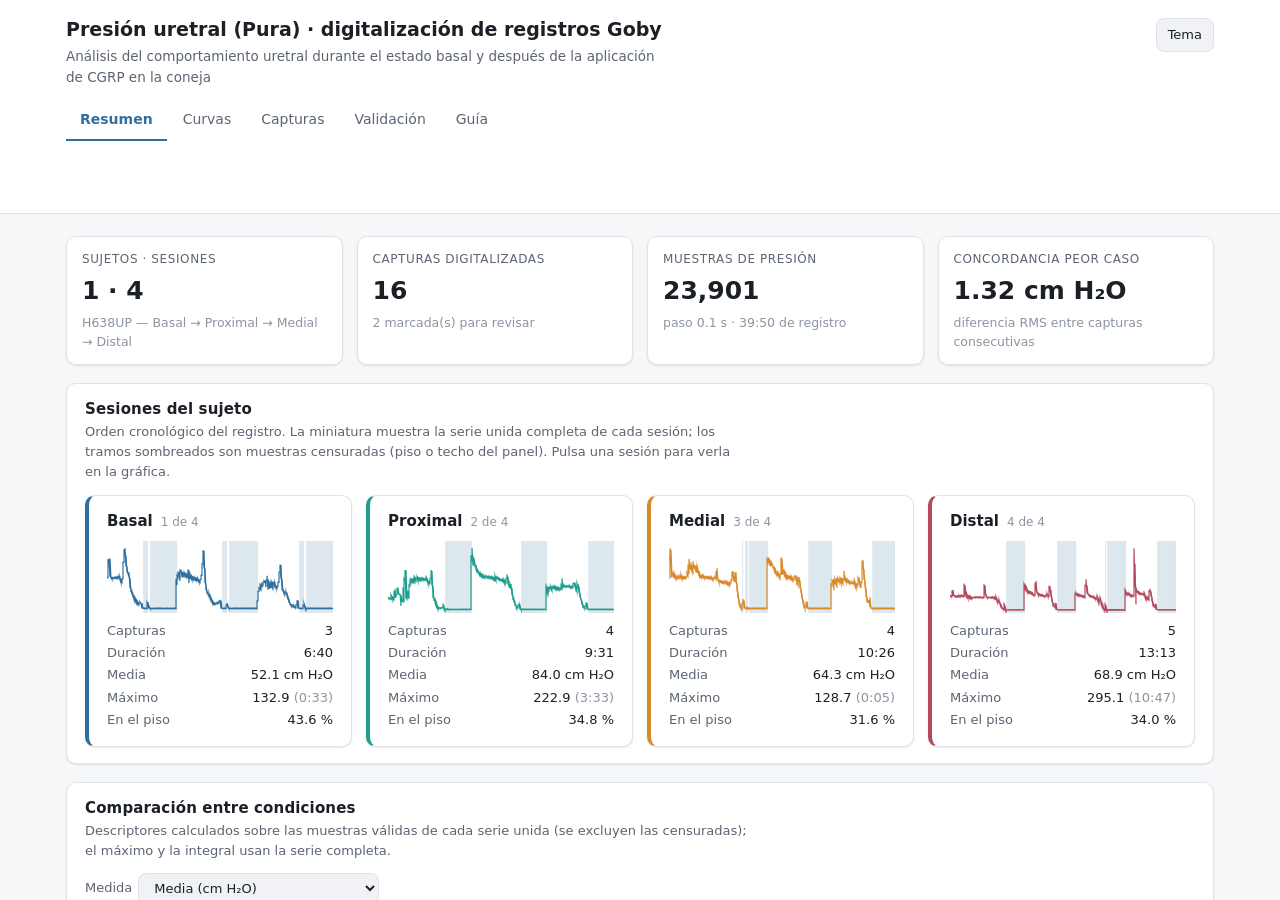
<file: index.html>
<!doctype html>
<!-- Entrada de GitHub Pages: el sitio vive en web/, que necesita estar en la raíz
     publicada para poder leer las imágenes y los CSV de create/. -->
<html lang="es">
<head>
<meta charset="utf-8">
<meta name="viewport" content="width=device-width, initial-scale=1">
<meta http-equiv="refresh" content="0; url=web/">
<link rel="canonical" href="web/">
<title>Presión uretral (Pura) · digitalización de registros Goby</title>
<style>
  body { margin: 0; display: grid; place-items: center; min-height: 100vh;
         background: #f6f7f9; color: #1b2027;
         font: 15px/1.55 system-ui, -apple-system, "Segoe UI", Roboto, sans-serif; }
  @media (prefers-color-scheme: dark) { body { background: #12161c; color: #e7ebf0; } a { color: #6ba9d8; } }
  p { text-align: center; padding: 0 16px; }
</style>
</head>
<body>
  <p>Abriendo el sitio de resultados… <a href="web/">entrar</a></p>
</body>
</html>
</file>
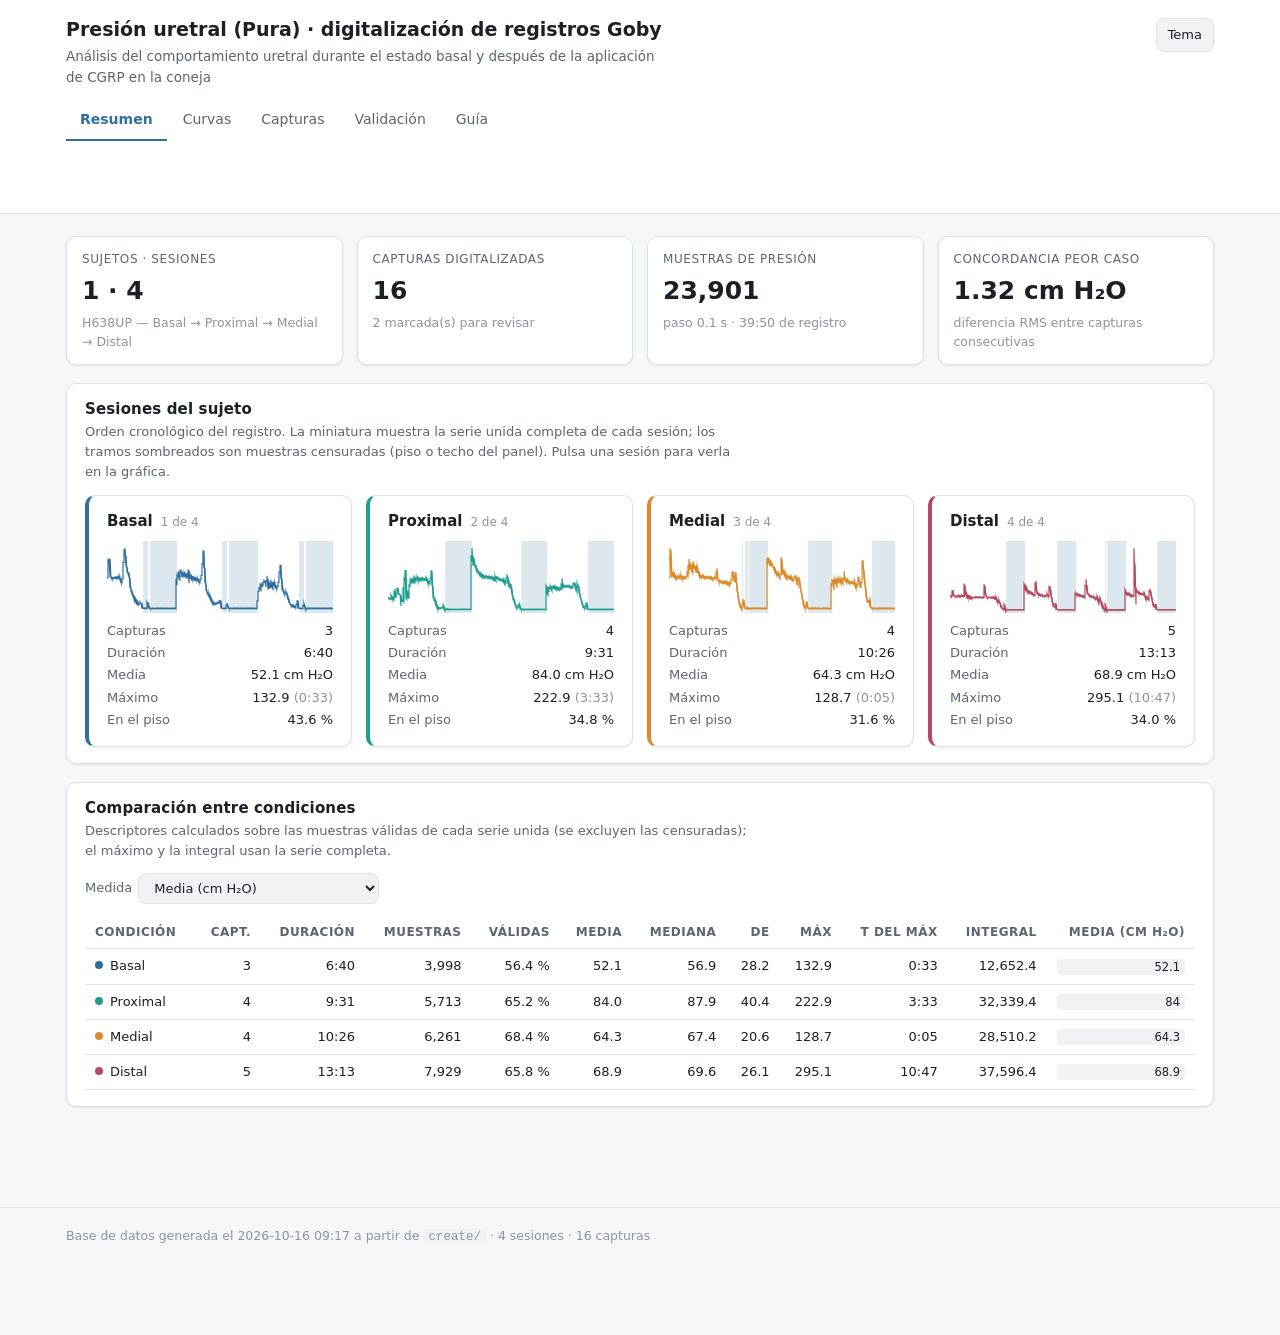
<file: web/index.html>
<!doctype html>
<html lang="es">
<head>
<meta charset="utf-8">
<meta name="viewport" content="width=device-width, initial-scale=1">
<title>Presión uretral · H638UP</title>
<link rel="stylesheet" href="estilos.css">
</head>
<body>

<header class="sitio">
  <div class="envoltura">
    <div class="cabecera">
      <div>
        <h1 id="titulo">Presión uretral (Pura)</h1>
        <p id="subtitulo"></p>
      </div>
      <div class="acciones">
        <button class="boton" id="btn-tema" title="Cambiar entre claro y oscuro">Tema</button>
      </div>
    </div>
    <nav class="pestanas" role="tablist">
      <button role="tab" data-vista="resumen" aria-selected="true">Resumen</button>
      <button role="tab" data-vista="curvas" aria-selected="false">Curvas</button>
      <button role="tab" data-vista="capturas" aria-selected="false">Capturas</button>
      <button role="tab" data-vista="validacion" aria-selected="false">Validación</button>
      <button role="tab" data-vista="guia" aria-selected="false">Guía</button>
    </nav>
  </div>
</header>

<main class="envoltura">

  <!-- ============ RESUMEN ============ -->
  <section class="vista activa" id="vista-resumen">
    <div class="rejilla k4" id="kpis"></div>

    <div class="tarjeta" style="margin-top:18px">
      <h2>Sesiones del sujeto</h2>
      <p class="nota">Orden cronológico del registro. La miniatura muestra la serie unida completa
        de cada sesión; los tramos sombreados son muestras censuradas (piso o techo del panel).
        Pulsa una sesión para verla en la gráfica.</p>
      <div class="rejilla k4" id="sesiones"></div>
    </div>

    <div class="tarjeta">
      <h2>Comparación entre condiciones</h2>
      <p class="nota">Descriptores calculados sobre las muestras válidas de cada serie unida
        (se excluyen las censuradas); el máximo y la integral usan la serie completa.</p>
      <div class="controles">
        <label class="alternar">Medida
          <select class="buscador" id="sel-medida">
            <option value="pura_media">Media (cm H₂O)</option>
            <option value="pura_mediana">Mediana (cm H₂O)</option>
            <option value="pura_max">Máximo (cm H₂O)</option>
            <option value="pura_p95">Percentil 95 (cm H₂O)</option>
            <option value="pura_de">Desviación estándar (cm H₂O)</option>
            <option value="auc">Integral (cm H₂O·s)</option>
            <option value="duracion_s">Duración (s)</option>
            <option value="pct_piso">Muestras en el piso (%)</option>
          </select>
        </label>
      </div>
      <div class="tabla-caja">
        <table class="datos" id="tabla-comparacion"></table>
      </div>
    </div>
  </section>

  <!-- ============ CURVAS ============ -->
  <section class="vista" id="vista-curvas">
    <div class="tarjeta">
      <h2>Series unidas (paso 0.1 s)</h2>
      <p class="nota">Rueda del ratón para acercar, arrastrar para desplazar, doble clic para volver
        al registro completo. El tiempo es el del equipo; cada sesión empieza en 0.</p>

      <div class="controles" id="chips-series"></div>
      <div class="controles">
        <label class="alternar"><input type="checkbox" id="chk-envolvente" checked> Envolvente mín–máx</label>
        <label class="alternar"><input type="checkbox" id="chk-censura" checked> Sombrear censura</label>
        <label class="alternar"><input type="checkbox" id="chk-limites"> Límites de captura</label>
        <label class="alternar"><input type="checkbox" id="chk-cursores"> Cursores del equipo</label>
        <span class="sep"></span>
        <button class="boton" id="btn-reset">Ver todo</button>
        <button class="boton" id="btn-exportar">Descargar rango visible (CSV)</button>
        <span class="nota" id="info-rango" style="margin:0 0 0 auto"></span>
      </div>

      <div class="lienzo" id="lienzo">
        <canvas id="grafica" height="420"></canvas>
        <div class="globo" id="globo"></div>
      </div>

      <div class="leyenda-cen">
        <span><i style="background:var(--piso)"></i>piso del panel (≤ ~5 cm H₂O)</span>
        <span><i style="background:var(--techo)"></i>techo del panel (saturado en 300 cm H₂O)</span>
        <span><i style="background:var(--borde)"></i>envolvente mín–máx del trazo</span>
        <span>Con varias sesiones a la vez, la censura se dibuja en un carril por sesión
          bajo el eje; con una sola, a toda altura.</span>
      </div>
    </div>
  </section>

  <!-- ============ CAPTURAS ============ -->
  <section class="vista" id="vista-capturas">
    <div class="tarjeta">
      <h2>Capturas digitalizadas</h2>
      <p class="nota">Una fila por captura de pantalla. Pulsa una fila para ver sus imágenes y su
        calibración. Las cabeceras ordenan la tabla.</p>
      <div class="controles">
        <input class="buscador" id="busca-captura" placeholder="Buscar captura, condición, nota…">
        <span class="sep"></span>
        <div id="filtros-cond" class="controles" style="margin:0;gap:6px"></div>
        <span class="nota" id="conteo-capturas" style="margin:0 0 0 auto"></span>
      </div>
      <div class="tabla-caja">
        <table class="datos" id="tabla-capturas"></table>
      </div>
    </div>
    <div class="tarjeta" id="detalle-captura"></div>
  </section>

  <!-- ============ VALIDACIÓN ============ -->
  <section class="vista" id="vista-validacion">
    <div class="tarjeta">
      <h2>Reconstrucción frente a la pantalla</h2>
      <p class="nota">Diferencia entre el valor final reconstruido y el que muestra el equipo.
        La tolerancia es de 3 cm H₂O, que es ≈ 1 px del panel de 0–300.</p>
      <div class="tabla-caja">
        <table class="datos" id="tabla-pantalla"></table>
      </div>
    </div>

    <div class="tarjeta">
      <h2>Concordancia entre capturas consecutivas</h2>
      <p class="nota">Las capturas de una sesión se traslapan: en el intervalo común se compara la
        presión reconstruida por cada una. El desfase es el retardo que maximiza la correlación.</p>
      <div class="tabla-caja">
        <table class="datos" id="tabla-solapes"></table>
      </div>
    </div>

    <div class="tarjeta">
      <h2>Calibración por captura</h2>
      <p class="nota">Escala del panel, escala temporal y ajuste de la regla.</p>
      <div class="tabla-caja">
        <table class="datos" id="tabla-calib"></table>
      </div>
    </div>
  </section>

  <!-- ============ GUÍA ============ -->
  <section class="vista" id="vista-guia">
    <div class="tarjeta">
      <h2>Cómo leer esta base de datos</h2>
      <p class="nota">
        Cada sesión (condición) se registró como una secuencia de capturas de pantalla del equipo
        Goby. Cada captura se digitaliza por separado, se calibra con la regla de tiempo y con los
        bordes del panel de presión, y después las capturas de una misma sesión se unen en una sola
        serie a paso de 0.1 s, promediando los tramos en que se traslapan.
      </p>
      <div class="rejilla k2">
        <div>
          <h4 style="font-size:13px;text-transform:uppercase;letter-spacing:.05em;color:var(--texto-2);margin:0 0 8px">Columnas de los CSV</h4>
          <div class="tabla-caja" style="margin:0"><table class="datos" id="tabla-diccionario"></table></div>
        </div>
        <div>
          <h4 style="font-size:13px;text-transform:uppercase;letter-spacing:.05em;color:var(--texto-2);margin:0 0 8px">Estado de validación</h4>
          <div class="tabla-caja" style="margin:0"><table class="datos" id="tabla-estados"></table></div>
        </div>
      </div>
    </div>

    <div class="tarjeta">
      <h2>Regenerar el sitio</h2>
      <p class="nota">Tras reprocesar las capturas, la página se actualiza volviendo a escribir
        <code>web/datos.js</code>:</p>
      <p class="nota" style="font-family:ui-monospace,monospace">
        python3 scripts/procesar_sesiones.py<br>
        python3 scripts/generar_web.py
      </p>
      <p class="nota">Para añadir un sujeto o una captura basta con agregar su fila a
        <code>create/manifiesto.csv</code>: el sitio toma de ahí las condiciones, las capturas y las
        notas, de modo que no hay nada que editar a mano en el HTML.</p>
    </div>
  </section>

</main>

<footer class="sitio">
  <div class="envoltura" id="pie"></div>
</footer>

<div class="visor" id="visor"><img alt=""></div>

<script src="datos.js"></script>
<script src="app.js"></script>
</body>
</html>
</file>
<file: web/estilos.css>
/* Presión uretral (Pura) — hoja de estilos del sitio de resultados. */

:root {
  --fondo: #f6f7f9;
  --panel: #ffffff;
  --panel-2: #f0f2f5;
  --borde: #dfe3e8;
  --texto: #1b2027;
  --texto-2: #5b6573;
  --texto-3: #8c95a2;
  --acento: #2f6f9f;
  --ok: #2e7d5b;
  --aviso: #b06a1f;
  --alerta: #b4495f;
  --piso: rgba(47, 111, 159, .14);
  --techo: rgba(180, 73, 95, .16);
  --sombra: 0 1px 2px rgba(16, 24, 40, .06), 0 1px 3px rgba(16, 24, 40, .04);
  --r: 10px;
}

@media (prefers-color-scheme: dark) {
  :root:not([data-tema="claro"]) {
    --fondo: #12161c;
    --panel: #1a1f27;
    --panel-2: #222935;
    --borde: #2c343f;
    --texto: #e7ebf0;
    --texto-2: #a3adbb;
    --texto-3: #78828f;
    --acento: #6ba9d8;
    --ok: #5fbd91;
    --aviso: #d9a05b;
    --alerta: #e0808f;
    --piso: rgba(107, 169, 216, .16);
    --techo: rgba(224, 128, 143, .18);
    --sombra: 0 1px 2px rgba(0, 0, 0, .4);
  }
}

:root[data-tema="oscuro"] {
  --fondo: #12161c;
  --panel: #1a1f27;
  --panel-2: #222935;
  --borde: #2c343f;
  --texto: #e7ebf0;
  --texto-2: #a3adbb;
  --texto-3: #78828f;
  --acento: #6ba9d8;
  --ok: #5fbd91;
  --aviso: #d9a05b;
  --alerta: #e0808f;
  --piso: rgba(107, 169, 216, .16);
  --techo: rgba(224, 128, 143, .18);
  --sombra: 0 1px 2px rgba(0, 0, 0, .4);
}

* { box-sizing: border-box; }

body {
  margin: 0;
  background: var(--fondo);
  color: var(--texto);
  font: 15px/1.55 system-ui, -apple-system, "Segoe UI", Roboto, sans-serif;
  -webkit-font-smoothing: antialiased;
}

h1, h2, h3 { line-height: 1.25; margin: 0; font-weight: 600; }
a { color: var(--acento); }

.envoltura { max-width: 1180px; margin: 0 auto; padding: 0 16px 72px; }

/* ---------- encabezado ---------- */

header.sitio {
  background: var(--panel);
  border-bottom: 1px solid var(--borde);
  position: sticky;
  top: 0;
  z-index: 20;
}
.cabecera { display: flex; align-items: flex-start; gap: 16px; padding: 18px 0 12px; }
.cabecera h1 { font-size: 19px; }
.cabecera p { margin: 4px 0 0; color: var(--texto-2); font-size: 13.5px; max-width: 70ch; }
.cabecera .acciones { margin-left: auto; display: flex; gap: 8px; align-items: center; }

.boton {
  background: var(--panel-2);
  border: 1px solid var(--borde);
  color: var(--texto);
  border-radius: 8px;
  padding: 6px 11px;
  font: inherit;
  font-size: 13px;
  cursor: pointer;
  white-space: nowrap;
}
.boton:hover { border-color: var(--acento); color: var(--acento); }
.boton.activo { background: var(--acento); border-color: var(--acento); color: #fff; }

nav.pestanas { display: flex; gap: 2px; overflow-x: auto; }
nav.pestanas button {
  background: none; border: 0; border-bottom: 2px solid transparent;
  color: var(--texto-2); font: inherit; font-size: 14px;
  padding: 9px 14px; cursor: pointer; white-space: nowrap;
}
nav.pestanas button:hover { color: var(--texto); }
nav.pestanas button[aria-selected="true"] { color: var(--acento); border-bottom-color: var(--acento); font-weight: 600; }

/* ---------- bloques ---------- */

section.vista { display: none; padding-top: 22px; }
section.vista.activa { display: block; }

.tarjeta {
  background: var(--panel);
  border: 1px solid var(--borde);
  border-radius: var(--r);
  box-shadow: var(--sombra);
  padding: 16px 18px;
  margin-bottom: 18px;
}
.tarjeta > h2 { font-size: 15px; letter-spacing: .01em; }
.tarjeta > h2 + .nota { margin-top: 3px; }
.nota { color: var(--texto-2); font-size: 13px; margin: 0 0 12px; max-width: 80ch; }

.rejilla { display: grid; gap: 14px; }
.rejilla.k4 { grid-template-columns: repeat(4, 1fr); }
.rejilla.k2 { grid-template-columns: repeat(2, 1fr); }
@media (max-width: 900px) { .rejilla.k4 { grid-template-columns: repeat(2, 1fr); } .rejilla.k2 { grid-template-columns: 1fr; } }
@media (max-width: 560px) { .rejilla.k4 { grid-template-columns: 1fr; } }

.kpi { background: var(--panel); border: 1px solid var(--borde); border-radius: var(--r); padding: 13px 15px; box-shadow: var(--sombra); }
.kpi .etiqueta { font-size: 12px; color: var(--texto-2); text-transform: uppercase; letter-spacing: .05em; }
.kpi .valor { font-size: 25px; font-weight: 600; margin-top: 3px; font-variant-numeric: tabular-nums; }
.kpi .pie { font-size: 12.5px; color: var(--texto-3); margin-top: 2px; }

/* ---------- tarjetas de sesión ---------- */

.sesion { border-left: 4px solid var(--c, var(--acento)); }
.sesion .titulo { display: flex; align-items: baseline; gap: 8px; }
.sesion .titulo h3 { font-size: 15px; }
.sesion .titulo .orden { color: var(--texto-3); font-size: 12px; }
.sesion canvas { width: 100%; height: 72px; display: block; margin: 10px 0 8px; }
.sesion dl { display: grid; grid-template-columns: auto auto; gap: 2px 10px; margin: 0; font-size: 13px; }
.sesion dt { color: var(--texto-2); }
.sesion dd { margin: 0; text-align: right; font-variant-numeric: tabular-nums; }

/* ---------- gráfica principal ---------- */

.lienzo { position: relative; background: var(--panel); border-radius: 8px; }
.lienzo canvas { width: 100%; height: 440px; display: block; cursor: crosshair; touch-action: none; }
@media (max-width: 700px) { .lienzo canvas { height: 320px; } }
.globo {
  position: absolute; pointer-events: none; z-index: 5;
  background: var(--panel); border: 1px solid var(--borde); border-radius: 8px;
  box-shadow: 0 4px 14px rgba(16, 24, 40, .18);
  padding: 8px 10px; font-size: 12.5px; min-width: 150px; display: none;
}
.globo .t { font-weight: 600; margin-bottom: 4px; font-variant-numeric: tabular-nums; }
.globo .fila { display: flex; align-items: center; gap: 7px; justify-content: space-between; }
.globo .fila .n { display: flex; align-items: center; gap: 6px; color: var(--texto-2); }
.globo .fila .v { font-variant-numeric: tabular-nums; }
.punto { width: 9px; height: 3px; border-radius: 2px; display: inline-block; }

.controles { display: flex; flex-wrap: wrap; gap: 8px 14px; align-items: center; margin-bottom: 12px; }
.controles .sep { width: 1px; height: 20px; background: var(--borde); }
.alternar { display: inline-flex; align-items: center; gap: 6px; font-size: 13px; cursor: pointer; color: var(--texto-2); }
.alternar input { accent-color: var(--acento); margin: 0; }
.serie-chip {
  display: inline-flex; align-items: center; gap: 7px; cursor: pointer;
  border: 1px solid var(--borde); border-radius: 999px; padding: 4px 11px 4px 9px;
  font-size: 13px; background: var(--panel-2); user-select: none;
}
.serie-chip.apagada { opacity: .42; }
.serie-chip .muestra { width: 11px; height: 11px; border-radius: 3px; }

/* ---------- tablas ---------- */

.tabla-caja { overflow-x: auto; margin: 0 -18px -16px; padding: 0 18px 16px; }
table.datos { border-collapse: collapse; width: 100%; font-size: 13px; font-variant-numeric: tabular-nums; }
table.datos th, table.datos td { padding: 7px 10px; border-bottom: 1px solid var(--borde); text-align: right; white-space: nowrap; }
table.datos th:first-child, table.datos td:first-child,
table.datos th.izq, table.datos td.izq { text-align: left; }
table.datos thead th {
  position: sticky; top: 0; background: var(--panel); z-index: 2;
  color: var(--texto-2); font-weight: 600; font-size: 12px;
  text-transform: uppercase; letter-spacing: .04em; cursor: pointer;
  border-bottom: 1px solid var(--borde);
}
table.datos thead th:hover { color: var(--acento); }
table.datos thead th.orden::after { content: " ▾"; }
table.datos thead th.orden.asc::after { content: " ▴"; }
table.datos tbody tr { cursor: pointer; }
table.datos tbody tr:hover { background: var(--panel-2); }
table.datos tbody tr.sel { background: color-mix(in srgb, var(--acento) 12%, transparent); }
table.datos td.obs { white-space: normal; min-width: 220px; color: var(--texto-2); text-align: left; }

.marca { display: inline-block; border-radius: 999px; padding: 1px 9px; font-size: 11.5px; font-weight: 600; letter-spacing: .02em; }
.marca.ok { background: color-mix(in srgb, var(--ok) 16%, transparent); color: var(--ok); }
.marca.piso { background: color-mix(in srgb, var(--acento) 16%, transparent); color: var(--acento); }
.marca.revisar { background: color-mix(in srgb, var(--aviso) 18%, transparent); color: var(--aviso); }

.cond-punto { display: inline-block; width: 8px; height: 8px; border-radius: 50%; margin-right: 7px; vertical-align: 1px; }

/* barra dentro de celda */
.barra { position: relative; height: 16px; min-width: 110px; background: var(--panel-2); border-radius: 4px; overflow: hidden; }
.barra i { position: absolute; top: 0; bottom: 0; background: var(--c, var(--acento)); opacity: .75; }
.barra span { position: absolute; inset: 0; font-size: 11.5px; line-height: 16px; padding: 0 5px; text-align: right; }

/* ---------- detalle de captura ---------- */

.detalle { display: grid; grid-template-columns: 1fr 300px; gap: 18px; }
@media (max-width: 860px) { .detalle { grid-template-columns: 1fr; } }
.detalle img { width: 100%; border: 1px solid var(--borde); border-radius: 6px; display: block; background: #fff; cursor: zoom-in; }
.detalle .pie-img { font-size: 12px; color: var(--texto-3); margin: 4px 0 14px; }
.detalle dl { display: grid; grid-template-columns: auto auto; gap: 3px 10px; margin: 0; font-size: 13px; }
.detalle dt { color: var(--texto-2); }
.detalle dd { margin: 0; text-align: right; font-variant-numeric: tabular-nums; }
.detalle h4 { margin: 0 0 8px; font-size: 13px; text-transform: uppercase; letter-spacing: .05em; color: var(--texto-2); font-weight: 600; }
.detalle hr { border: 0; border-top: 1px solid var(--borde); margin: 14px 0; }

.visor {
  position: fixed; inset: 0; background: rgba(8, 11, 15, .88); z-index: 50;
  display: none; align-items: center; justify-content: center; padding: 24px; cursor: zoom-out;
}
.visor.abierto { display: flex; }
.visor img { max-width: 100%; max-height: 100%; border-radius: 6px; background: #fff; }

.vacio { color: var(--texto-3); font-size: 13.5px; padding: 18px 0; text-align: center; }

.buscador {
  background: var(--panel-2); border: 1px solid var(--borde); color: var(--texto);
  border-radius: 8px; padding: 6px 11px; font: inherit; font-size: 13px; min-width: 190px;
}
.buscador:focus { outline: 2px solid color-mix(in srgb, var(--acento) 45%, transparent); outline-offset: -1px; }

.leyenda-cen { display: flex; gap: 16px; flex-wrap: wrap; font-size: 12.5px; color: var(--texto-2); margin-top: 10px; }
.leyenda-cen i { display: inline-block; width: 22px; height: 10px; border-radius: 2px; vertical-align: -1px; margin-right: 6px; }

footer.sitio { color: var(--texto-3); font-size: 12.5px; padding: 18px 0; border-top: 1px solid var(--borde); margin-top: 10px; }
code { background: var(--panel-2); border-radius: 4px; padding: 1px 5px; font-size: 12.5px; }
</file>
